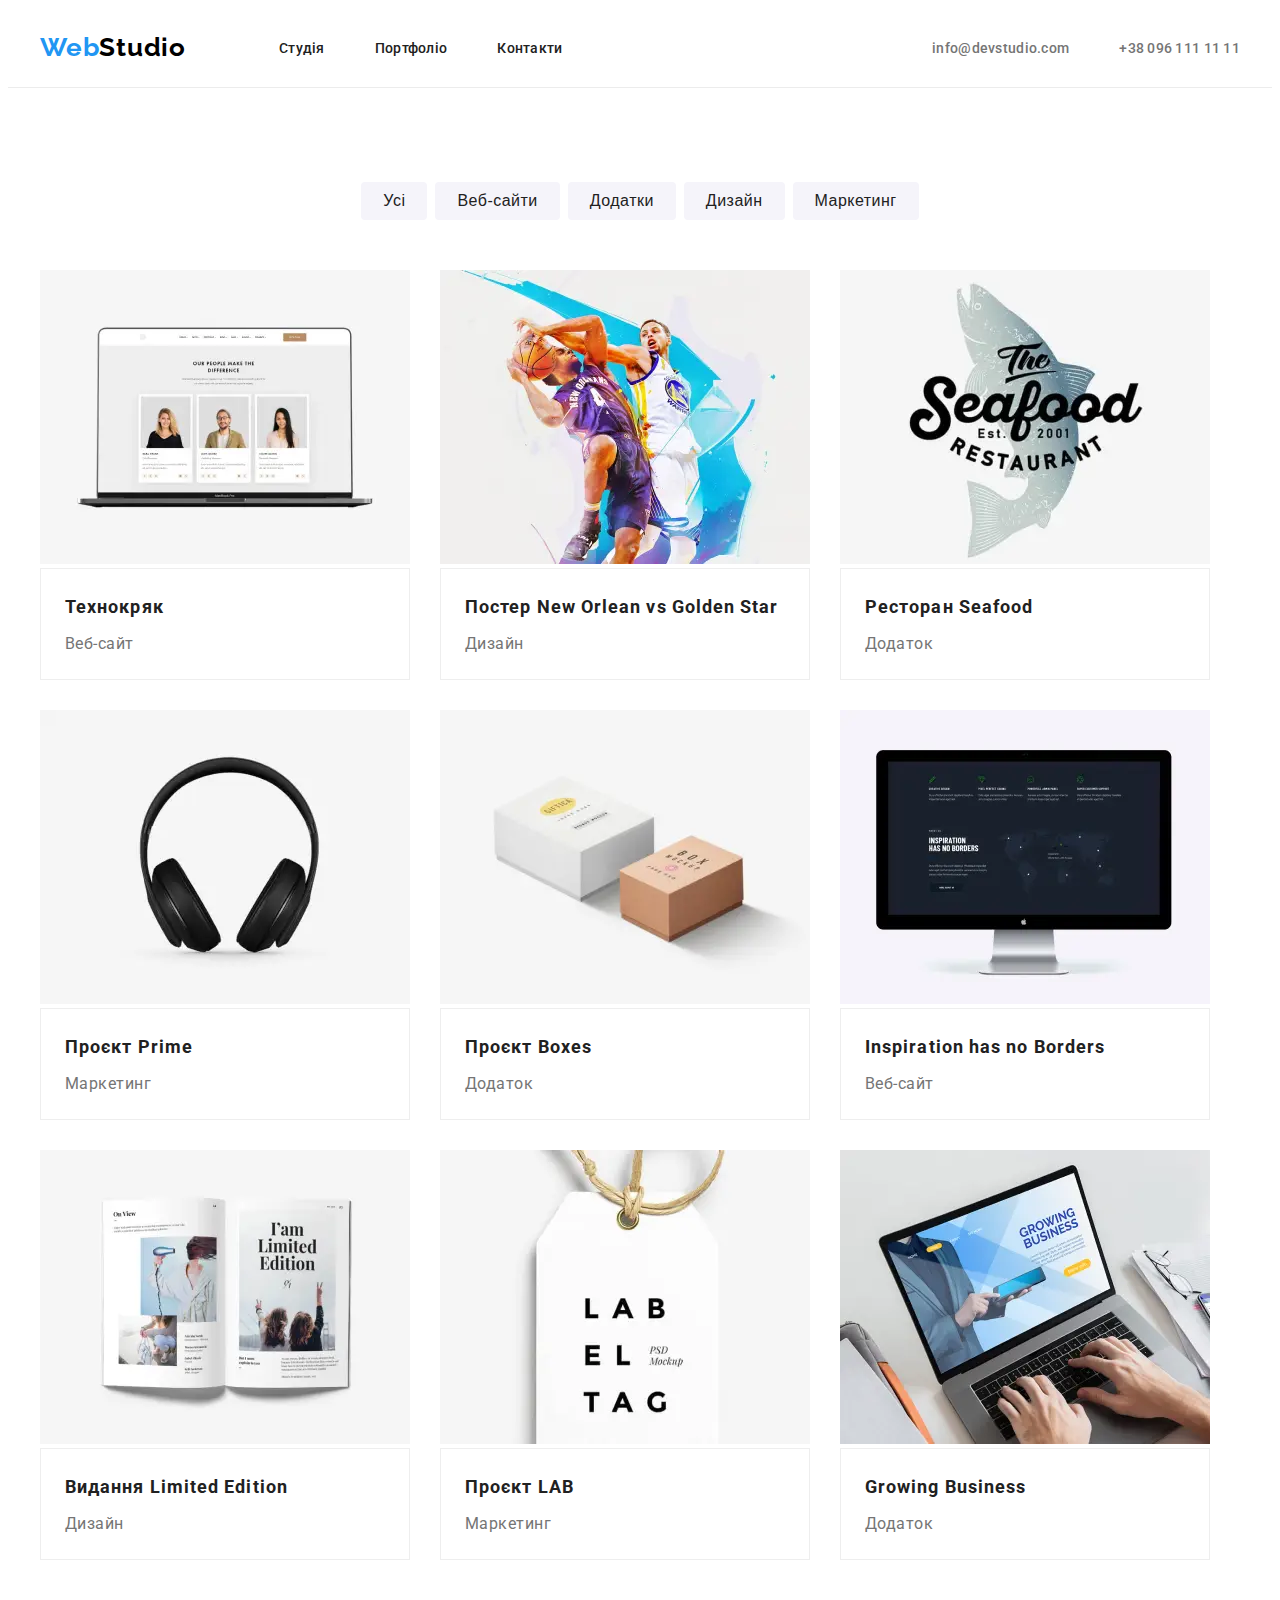
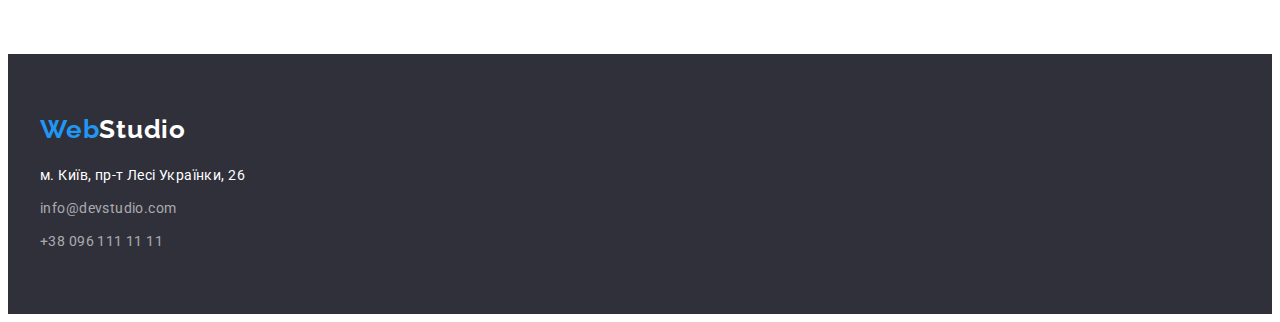
<file: portfolio.html>
<!DOCTYPE html>
<html lang="en">
  <head>
    <meta charset="UTF-8" />
    <meta name="viewport" content="width=device-width, initial-scale=1.0" />
    <title>Портфоліо</title>
    <link rel="preconnect" href="https://fonts.googleapis.com" />
    <link rel="preconnect" href="https://fonts.gstatic.com" crossorigin />
    <link
      href="https://fonts.googleapis.com/css2?family=Raleway:wght@700&family=Roboto:wght@400;500;700;900&display=swap"
      rel="stylesheet"
    />

    <link rel="stylesheet" href="./css/reset.css">
    <link
      rel="stylesheet"
      href="https://cdnjs.cloudflare.com/ajax/libs/modern-normalize/2.0.0/modern-normalize.min.css"
      integrity="sha512-4xo8blKMVCiXpTaLzQSLSw3KFOVPWhm/TRtuPVc4WG6kUgjH6J03IBuG7JZPkcWMxJ5huwaBpOpnwYElP/m6wg=="
      crossorigin="anonymous"
      referrerpolicy="no-referrer"
    />
    <link rel="stylesheet" href="./css/style.css" />
  </head>
  <body>
    <header class="header">
      <div class="container">
        <div class="header-wrap">
          <a href="./index.html" class="header-logo1"
            >Web<span class="header-logo2">Studio</span></a
          >
          <ul class="header-list">
            <li class="header-item">
              <a href="./index.html" class="header-link">Студія</a>
            </li>
            <li class="header-item">
              <a href="./portfolio.html" class="header-link">Портфоліо</a>
            </li>
            <li class="header-item">
              <a href="#contacts" class="header-link">Контакти</a>
            </li>
          </ul>
          
          <ul class="header-infolist">
            <li class="header-infoitem">
              <a class="header-info" href="mailto:info@devstudio.com"
                >info@devstudio.com</a
              >
            </li>
            <li class="header-infoitem">
              <a class="header-info" href="tel:+380961111111">+38 096 111 11 11</a>
            </li>
          </ul>
        </div>
      </div>

    </header>
    <main class="main">

      <section class="filters">
        <div class="container">
          <h2 hidden>Filters</h2>
          <ul class="filters-list">
            <li class="filters-item">
              <button class="filters-button" type="button">Усі</button>
            </li>
            <li class="filters-item">
              <button class="filters-button" type="button">Веб-сайти</button>
            </li>
            <li class="filters-item">
              <button class="filters-button" type="button">Додатки</button>
            </li>
            <li class="filters-item">
              <button class="filters-button" type="button">Дизайн</button>
            </li>

            <li class="filters-item">
              <button class="filters-button" type="button">Маркетинг</button>
            </li>
          </ul>
        </div>
      </section>
      <section class="projects">
        <div class="container">
          <h1 hidden>projects</h1>
          <ul class="projects-list">
            <li class="projects-items">
              <article class="projects-article">
                <img class="projects-img" src="./photo/texnorak.webp" alt="photo" />
                <div class="projects-wrap">
                  <h2 class="projects-subtitle">Технокряк</h2>
                  <h2 class="projects-description">Веб-сайт</h2>
                </div>
              </article>

            </li>
            <li class="projects-item">
              <article class="projects-article">
                <img class="projects-img" src="./photo/poster.webp" alt="photo" />
                <div class="projects-wrap">
                  <h2 class="projects-subtitle">
                    Постер New Orlean vs Golden Star
                  </h2>
                  <h2 class="projects-description">Дизайн</h2>
                </div>
              </article>
            </li>

            <li class="projects-item">
              <article class="projects-article">
                <img class="projects-img" src="./photo/restoran.webp" alt="photo" />
                <div class="projects-wrap">
                  <h2 class="projects-subtitle">Ресторан Seafood</h2>
                  <h2 class="projects-description">Додаток</h2>
                </div>
              </article>
            </li>
            <li class="projects-item">
              <article class="projects-article">
                <img class="projects-img" src="./photo/nayshniki.webp" alt="photo" />
                <div class="projects-wrap">
                  <h2 class="projects-subtitle">Проєкт Prime</h2>
                  <h2 class="projects-description">Маркетинг</h2>
                </div>
              </article>
            </li>
            <li class="projects-item">
              <article class="projects-article">
                <img class="projects-img" src="./photo/boxes.webp" alt="photo" />
                <div class="projects-wrap">
                  <h2 class="projects-subtitle">Проєкт Boxes</h2>
                  <h2 class="projects-description">Додаток</h2>
                </div>
              </article>
            </li>
            <li class="projects-item">
              <article class="projects-article">
                <img class="projects-img" src="./photo/computer.webp" alt="photo" />
                <div class="projects-wrap">
                  <h2 class="projects-subtitle">Inspiration has no Borders</h2>
                  <h2 class="projects-description">Веб-сайт</h2>
                </div>
              </article>
            </li>
            <li class="projects-item">
              <article class="projects-article">
                <img class="projects-img" src="./photo/limited.webp" alt="photo" />
                <div class="projects-wrap">
                  <h2 class="projects-subtitle">Видання Limited Edition</h2>
                  <h2 class="projects-description">Дизайн</h2>
                </div>
              </article>
            </li>
            <li class="projects-item">
              <article class="projects-article">
                <img class="projects-img" src="./photo/labeltag.webp" alt="photo" />
                <div class="projects-wrap">
                  <h2 class="projects-subtitle">Проєкт LAB</h2>
                  <h2 class="projects-description">Маркетинг</h2>
                </div>
              </article>
            </li>
            <li class="projects-item">
              <article class="projects-article">
                <img class="projects-img" src="./photo/growing.webp" alt="photo" />
                <div class="projects-wrap">
                  <h2 class="projects-subtitle">Growing Business</h2>
                  <h2 class="projects-description">Додаток</h2>
                </div>
              </article>
            </li>
          </ul>
        </div>
      </section>
    </main>

    <footer id="contacts" class="footer">
      <div class="container">
        <a href="./index.html" class="footer-logo1"
          >Web<span class="footer-logo2">Studio</span></a
        >

        <address class="footer-address">м. Київ, пр-т Лесі Українки, 26</address>
        <ul class="footer-list">
          <li class="footer-item">
            <a class="footer-info" href="mailto:info@devstudio.com"
              >info@devstudio.com</a
            >
          </li>
          <li class="footer-item">
            <a class="footer-info" href="tel:+380961111111">+38 096 111 11 11</a>
          </li>
        </ul>
      
      </div>
    </footer>
  </body>
</html>
</file>
<file: css/style.css>
:root {
    --secondary-color: rgba(117, 117, 117, 1);
    --text-color: rgba(33, 33, 33, 1);
    --highlight-color: rgba(33, 150, 243, 1);
    --background-color: rgba(47, 48, 58, 1);
    --white-color: rgba(255, 255, 255, 1);
    --black-color: #000;
    --lightwhite-color: rgba(255, 255, 255, 0.6);
}

.container {
    width: 1200px;
    margin-left: auto;
    margin-right: auto;
    padding: 0 15px;
    /* outline: dotted red; */
}

.header {
    padding-top: 24px;
    padding-bottom: 25px;
}

.header-wrap {
    display: flex;
}

.header-logo1 {
    color: var(--highlight-color);
    font-family: Raleway;
    font-size: 26px;
    font-weight: 700;
    letter-spacing: 0.78px;
}

.header-logo2 {
    color: var(--black-color);
    font-family: Raleway;
    font-size: 26px;
    font-weight: 700;
    letter-spacing: 0.78px;
}



.footer-logo2 {
    color: var(--white-color);
    font-family: Raleway;
    font-size: 26px;
    font-weight: 700;
    letter-spacing: 0.78px;
}

body {
    font-family: "Roboto";
}

.header-list {
    margin-left: 93px;
    display: flex;
    gap: 50px;
    align-items: center;
}

.footer-logo1 {
    color: var(--highlight-color);
    font-family: Raleway;
    font-size: 26px;
    font-weight: 700;
    letter-spacing: 0.78px;
}

.header-infolist {
    margin-left: auto;
    display: flex;
    gap: 50px;
    align-items: center;
}

.header-link {
    color: var(--text-color);
    font-size: 14px;
    font-weight: 500;
    letter-spacing: 0.28px;
}

.header-link:hover {
    color: var(--highlight-color);
    cursor: pointer;
}

.header-info {
    color: var(--secondary-color);
    font-size: 14px;
    font-weight: 500;
    letter-spacing: 0.28px;
}

.header-info:hover {
    color: var(--highlight-color);
    cursor: pointer;
}



.offer-title {
    max-width: 696px;
    color: var(--white-color);
    font-size: 44px;
    font-weight: 900;
    line-height: 136.364%;
    letter-spacing: 2.64px;
    text-transform: uppercase;
    text-align: center;
    margin-left: auto;
    margin-right: auto;
}

.features-item:nth-child(2):before {
    width: 270px;
    height: 120px;
    border-radius: 4px;
    background: #f5f4fa;
    content: "";
    display: block;
    background-image: url(../photo/Clock.webp);
    background-repeat: no-repeat;
    background-position: center;
    margin-bottom: 30px;
}

.offer-button {
    border-radius: 4px;
    background: var(--highlight-color);
    box-shadow: 0px 4px 4px 0px rgba(0, 0, 0, 0.15);
    color: var(--white-color);
    text-align: center;
    font-size: 16px;
    font-weight: 700;
    line-height: 187.5%;
    letter-spacing: 0.96px;
    margin-top: 30px;
    padding: 10px 32px;
    display: block;
    margin-left: auto;
    margin-right: auto;
}

.features-item:first-child:before {
    width: 270px;
    height: 120px;
    border-radius: 4px;
    background: #f5f4fa;
    content: "";
    display: block;
    background-image: url(../photo/Antenna.webp);
    background-repeat: no-repeat;
    background-position: center;
    margin-bottom: 30px;
}




.features-list {
    display: flex;
    gap: 30px;
}

.features-item:nth-child(3):before {
    width: 270px;
    height: 120px;
    border-radius: 4px;
    background: #f5f4fa;
    content: "";
    display: block;
    background-image: url(../photo/Diagram.webp);
    background-repeat: no-repeat;
    background-position: center;
    margin-bottom: 30px;
}

.offer {
    max-width: 1600px;
    background-image: linear-gradient(rgba(47, 48, 58, 0.40), rgba(47, 48, 58, 0.40)), url(../photo/menu.webp);
    margin-left: auto;
    margin-right: auto;
    padding: 200px 0;
}

.service-title {
    color: var(--text-color);
    text-align: center;
    font-size: 36px;
    font-weight: 700;
    letter-spacing: 1.08px;
    margin-bottom: 50px;
}

.features-item:last-child:before {
    height: 120px;
    width: 270px;
    border-radius: 4px;
    background: #f5f4fa;
    content: "";
    display: block;
    background-image: url(../photo/Kosmonaft.webp);
    background-repeat: no-repeat;
    background-position: center;
    margin-bottom: 30px;
}



.features {
    padding: 94px 0;
}



.features-title {
    margin-bottom: 10px;
    color: var(--text-color);
    font-size: 14px;
    font-weight: 700;
    letter-spacing: 0.42px;
    text-transform: uppercase;
}

.features-text {
    color: var(--secondary-color);
    font-size: 14px;
    font-weight: 400;
    line-height: 171.429%;
    letter-spacing: 0.42px;
}



.service {
    padding-bottom: 94px;
}

.service-list {
    display: flex;
    gap: 30px;
}








.team {
    padding: 94px 0;
    background-color: rgba(245, 244, 250, 1);
}

.team-list {
    display: flex;
    gap: 30px;
}


.team-title {
    color: var(--text-color);
    text-align: center;
    font-size: 36px;
    font-weight: 700;
    letter-spacing: 1.08px;
    margin-bottom: 50px;
}

.team-wrap {
    padding: 30px 0;
}

.footer-info {
    color: var(--lightwhite-color);
    font-size: 14px;
    font-weight: 400;
    line-height: 171.429%;
    letter-spacing: 0.42px;
}

.teammate {
    color: var(--text-color);
    text-align: center;
    font-size: 16px;
    font-weight: 500;
    letter-spacing: 0.48px;
}

.team-item {
    background-color: var(--white-color);
    border-radius: 0px 0px 4px 4px;
    box-shadow: 0px 2px 1px 0px rgba(0, 0, 0, 0.2),
        0px 1px 1px 0px rgba(0, 0, 0, 0.14), 0px 1px 3px 0px rgba(0, 0, 0, 0.12);
}


.team-subtitle {
    color: var(--secondary-color);
    text-align: center;
    font-size: 16px;
    font-weight: 400;
    letter-spacing: 0.48px;
    margin-top: 10px;
}


.footer-address {
    color: var(--white-color);
    font-size: 14px;
    font-weight: 400;
    line-height: 171.429%;
    letter-spacing: 0.42px;
    font-style: normal;
    margin-bottom: 9px;
    margin-top: 20px;
}


.footer-list {
    display: flex;
    gap: 9px;
    flex-direction: column;
}


.footer {
    padding: 60px 0;
    background-color: var(--background-color);
}





.filters-list {
    display: flex;
    justify-content: center;
    gap: 8px;
}


.filters {
    border-top: solid rgba(236, 236, 236, 1) 1px;
    padding-top: 94px;
    padding-bottom: 50px;
}

.projects-article:hover {
    box-shadow: 1px 4px 6px 0px rgba(0, 0, 0, 0.16),
        0px 4px 4px 0px rgba(0, 0, 0, 0.06), 0px 1px 1px 0px rgba(0, 0, 0, 0.12);
}

.filters-button {
    padding: 6px 22px;
    border-radius: 4px;
    background: #f5f4fa;
    color: var(--text-color);
    text-align: center;
    font-size: 16px;
    font-weight: 500;
    line-height: 162.5%;
    letter-spacing: 0.48px;
}


.filters-button:hover {
    background: var(--highlight-color);
    color: var(--white-color);
    box-shadow: 0px 2px 2px 0px rgba(0, 0, 0, 0.12),
        0px 1px 2px 0px rgba(0, 0, 0, 0.08), 0px 3px 1px 0px rgba(0, 0, 0, 0.1);
    cursor: pointer;
}


.projects-description {
    color: var(--secondary-color);
    font-size: 16px;
    font-weight: 400;
    line-height: 187.5%;
    letter-spacing: 0.48px;
}

.projects {
    padding-bottom: 94px;
}


.projects-wrap {
    padding: 20px 24px;
    border: 1px solid #eee;
}

.projects-list {
    display: flex;
    flex-wrap: wrap;
    gap: 30px;
}

.projects-items {
    flex-basis: calc((100% - 60px) \3);
}


.projects-subtitle {
    color: var(--text-color);
    font-size: 18px;
    font-weight: 700;
    line-height: 200%;
    letter-spacing: 1.08px;
    margin-bottom: 4px;
}

.projects-img {
    width: 370px;
    height: 294px;
}
</file>
